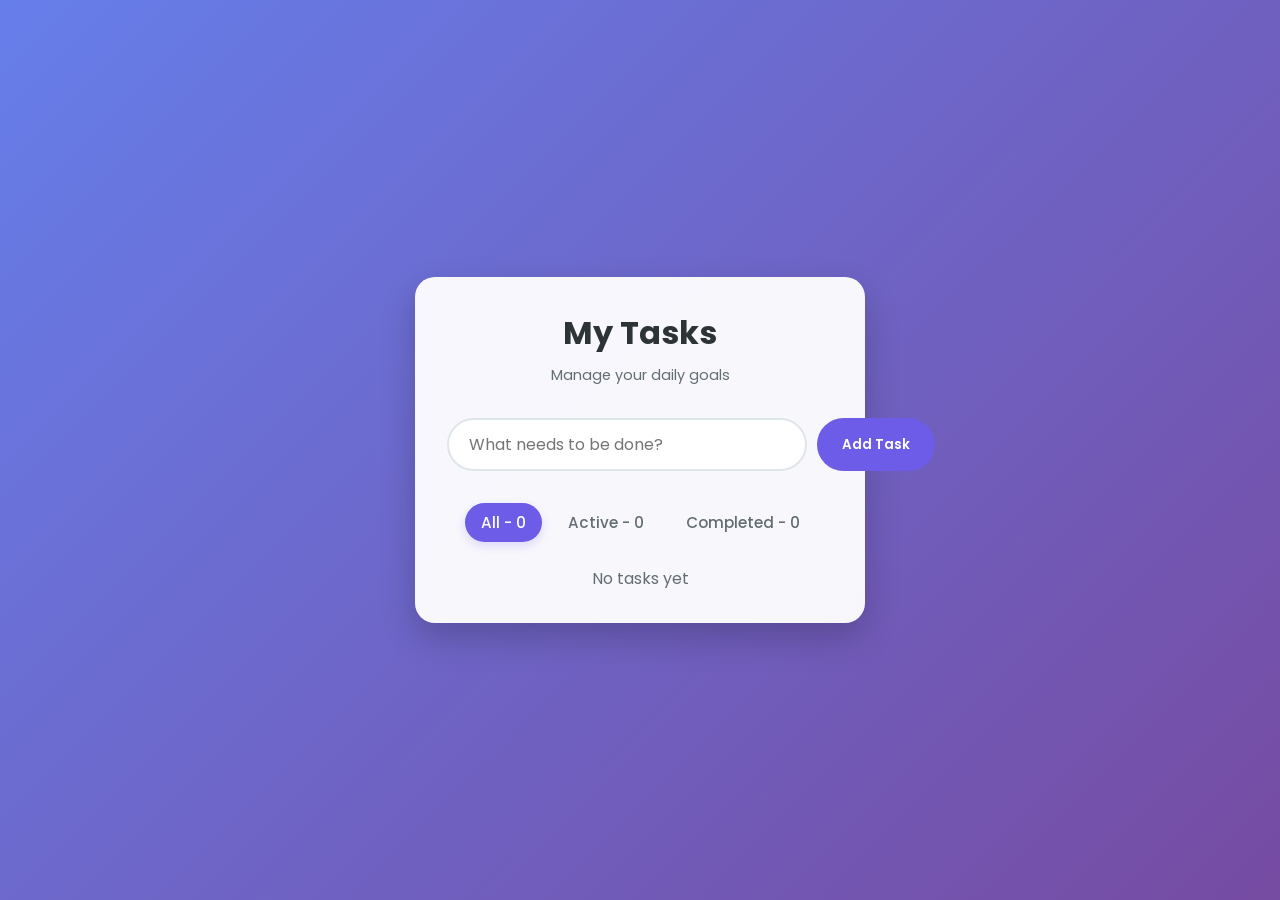
<file: Week_01/T_02 Creating a Todo using HTML,CSS & JS/index.html>
<!DOCTYPE html>
<html lang="en">

<head>
    <meta charset="UTF-8">
    <meta name="viewport" content="width=device-width, initial-scale=1.0">
    <title>To-Do List App</title>
    <link href="https://fonts.googleapis.com/css2?family=Poppins:wght@300;400;500;600&display=swap" rel="stylesheet">
    <link rel="stylesheet" href="styles.css">
</head>

<body>
    <div class="container">
        <header>
            <h1>My Tasks</h1>
            <p>Manage your daily goals</p>
        </header>

        <div class="input-group">
            <input type="text" id="todo-input" placeholder="What needs to be done?" autocomplete="off">
            <button id="add-btn">Add Task</button>
        </div>

        <div class="filter-tabs">
            <button class="filter-tab active" data-filter="all">All - <span id="all-count">0</span></button>
            <button class="filter-tab" data-filter="active">Active - <span id="active-count">0</span></button>
            <button class="filter-tab" data-filter="completed">Completed - <span id="completed-count">0</span></button>
        </div>

        <p id="no-tasks-msg">No tasks yet</p>
        <ul id="todo-list">
        </ul>
    </div>
    <script src="script.js"></script>
</body>

</html>
</file>
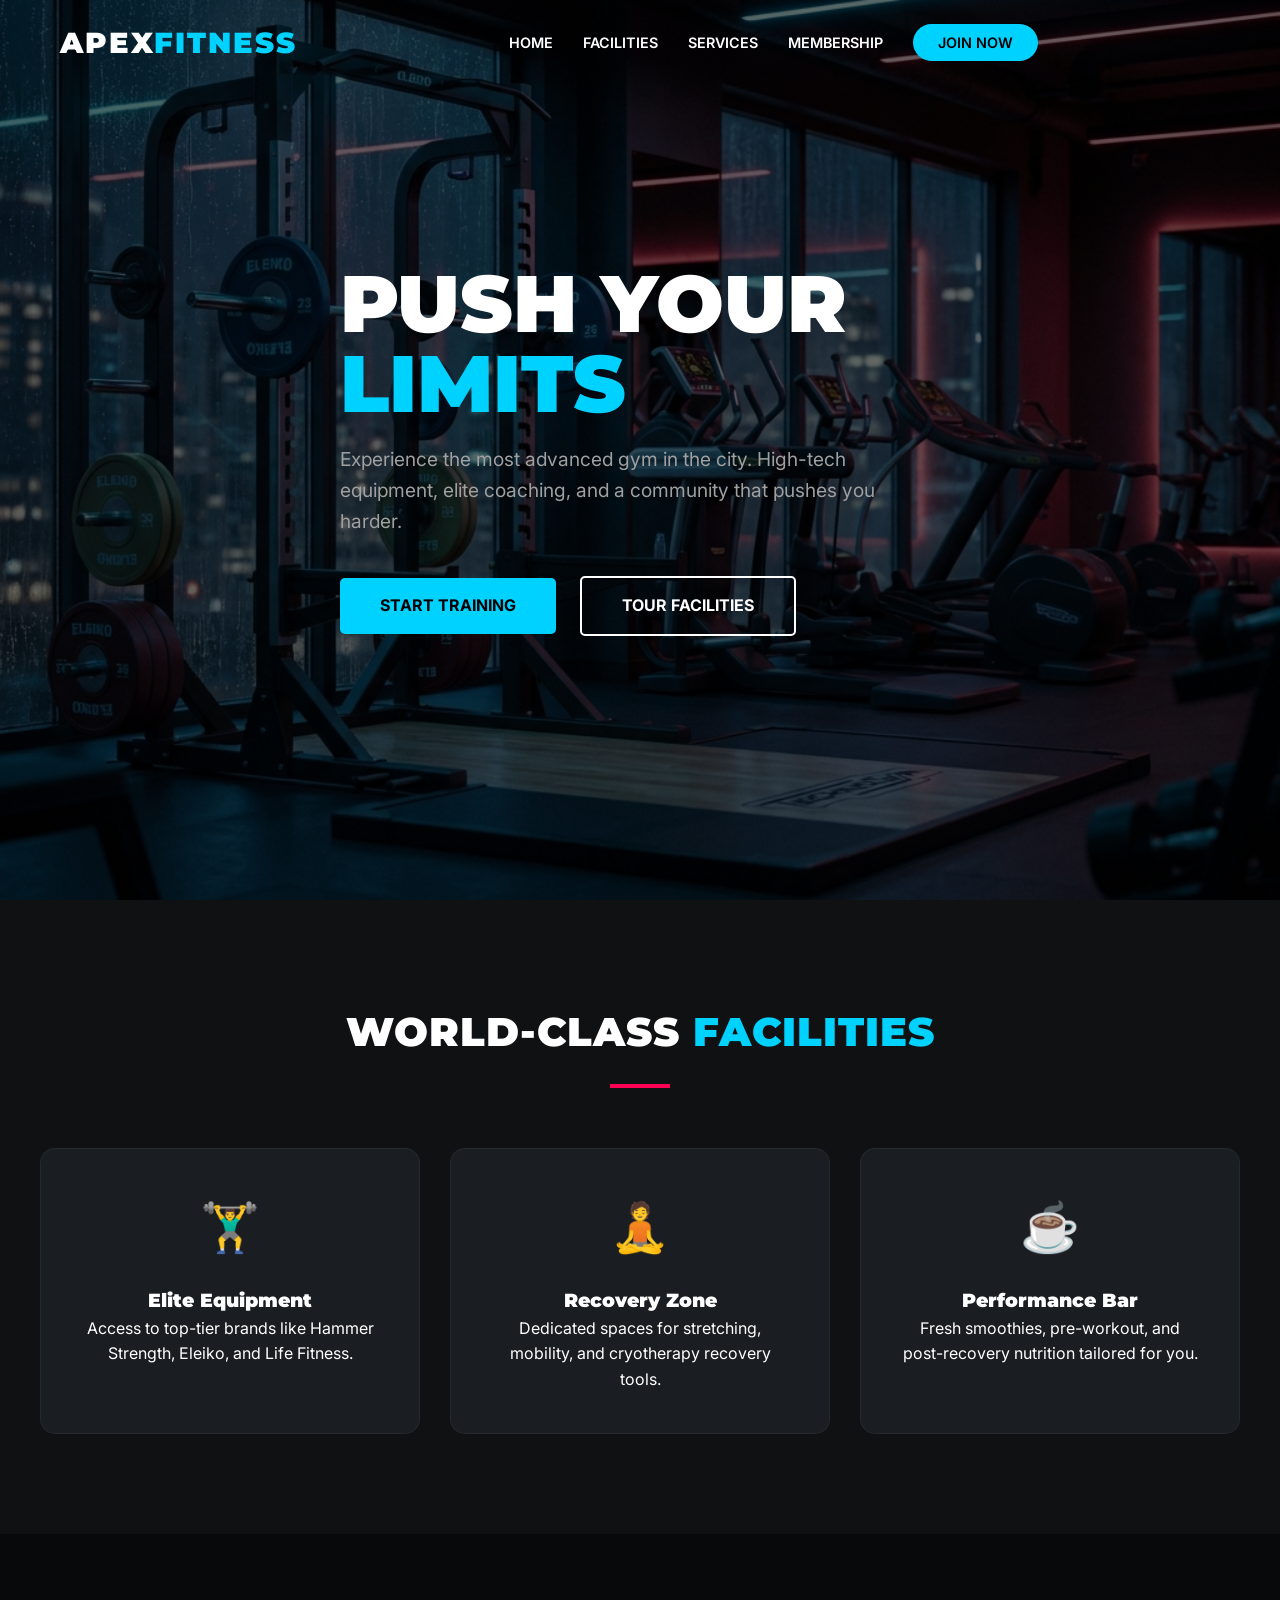
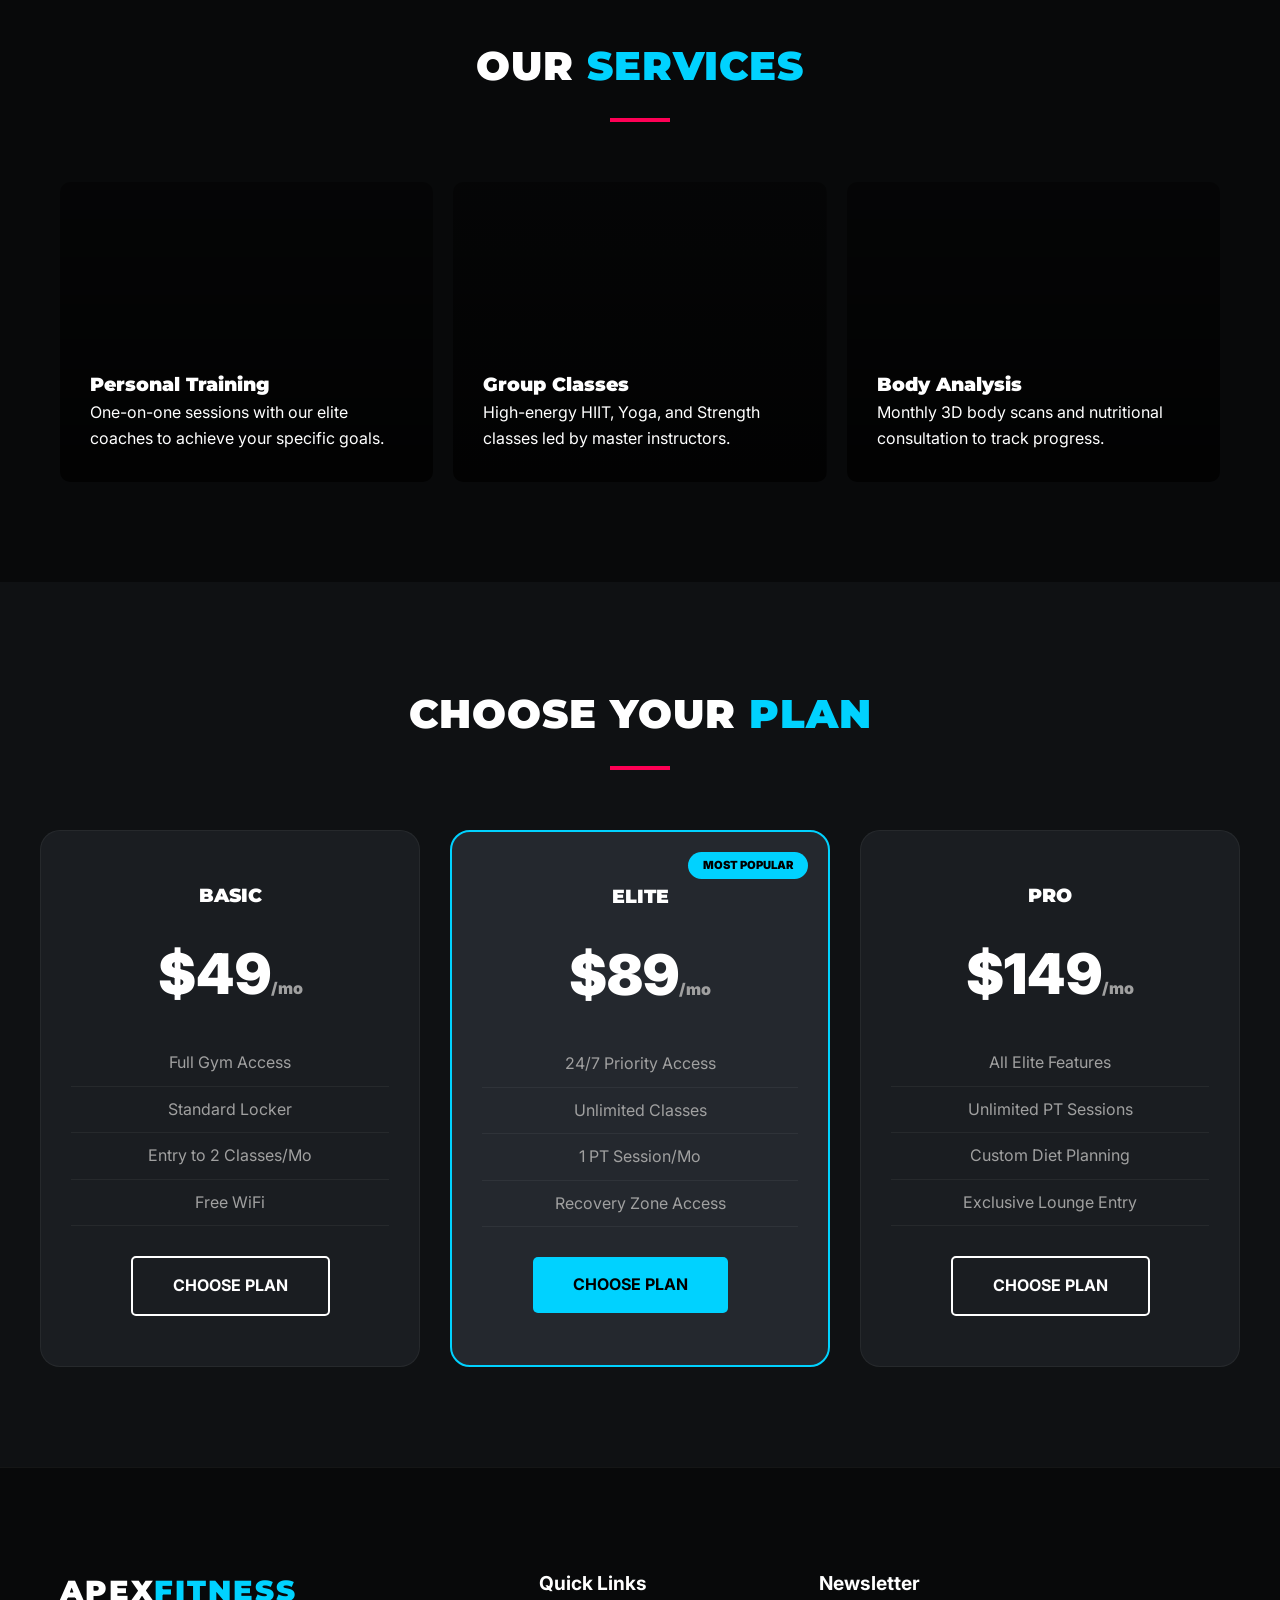
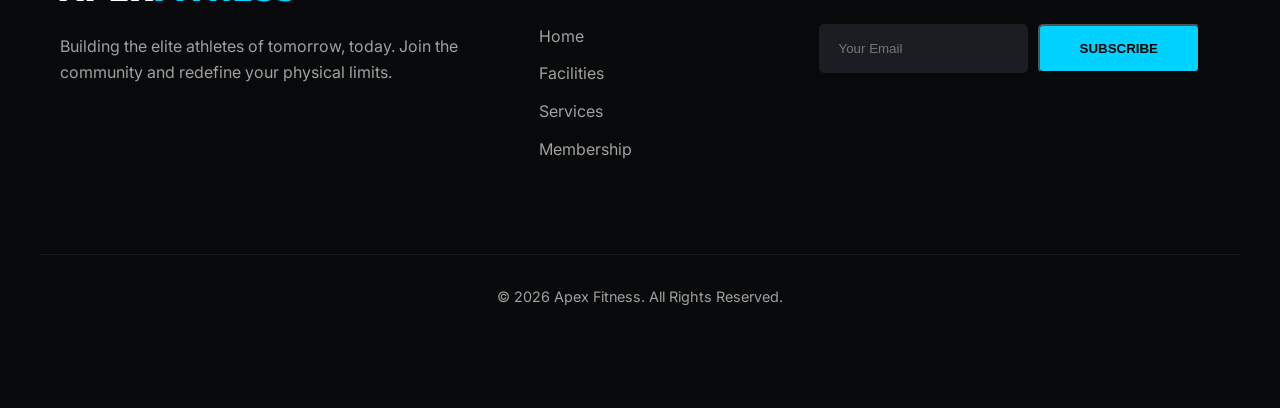
<file: Week_02/T_01 Creating a Single Page Gym  Website using HTML,CSS & JS/index.html>
<!DOCTYPE html>
<html lang="en">

<head>
    <meta charset="UTF-8">
    <meta name="viewport" content="width=device-width, initial-scale=1.0">
    <title>Apex Fitness | Transform Your Body</title>
    <meta name="description"
        content="Experience premium fitness at Apex Fitness. Modern equipment, expert trainers, and personalized programs.">
    <link rel="stylesheet" href="style.css">
    <link rel="preconnect" href="https://fonts.googleapis.com">
    <link rel="preconnect" href="https://fonts.gstatic.com" crossorigin>
    <link
        href="https://fonts.googleapis.com/css2?family=Montserrat:wght@400;700;900&family=Inter:wght@300;400;600&display=swap"
        rel="stylesheet">
    <link rel="stylesheet" href="https://cdnjs.cloudflare.com/ajax/libs/font-awesome/6.5.1/css/all.min.css">
</head>

<body>
    <header id="header">
        <nav class="container">
            <div class="logo">APEX<span>FITNESS</span></div>
            <ul class="nav-links">
                <li><a href="#hero">Home</a></li>
                <li><a href="#facilities">Facilities</a></li>
                <li><a href="#services">Services</a></li>
                <li><a href="#membership">Membership</a></li>
                <li><a href="#footer" class="btn-cta">Join Now</a></li>
            </ul>
            <div class="menu-toggle" id="mobile-menu">
                <span class="bar"></span>
                <span class="bar"></span>
                <span class="bar"></span>
            </div>
        </nav>
    </header>

    <main>
        <section id="hero" class="hero-section"
            style="background: linear-gradient(rgba(0,0,0,0.6), rgba(0,0,0,0.6)), url('hero-bg.png') no-repeat center center/cover;">
            <div class="hero-content container">
                <h1 class="reveal">PUSH YOUR <span>LIMITS</span></h1>
                <p class="reveal">Experience the most advanced gym in the city. High-tech equipment, elite coaching, and
                    a community that pushes you harder.</p>
                <div class="hero-btns reveal">
                    <a href="#membership" class="btn primary-btn">Start Training</a>
                    <a href="#facilities" class="btn secondary-btn">Tour Facilities</a>
                </div>
            </div>
        </section>

        <section id="facilities" class="section-padding container">
            <div class="section-header">
                <h2 class="reveal">WORLD-CLASS <span>FACILITIES</span></h2>
                <div class="line"></div>
            </div>
            <div class="features-grid">
                <div class="feature-card reveal">
                    <div class="icon-box">🏋️‍♂️</div>
                    <h3>Elite Equipment</h3>
                    <p>Access to top-tier brands like Hammer Strength, Eleiko, and Life Fitness.</p>
                </div>
                <div class="feature-card reveal">
                    <div class="icon-box">🧘</div>
                    <h3>Recovery Zone</h3>
                    <p>Dedicated spaces for stretching, mobility, and cryotherapy recovery tools.</p>
                </div>
                <div class="feature-card reveal">
                    <div class="icon-box">☕</div>
                    <h3>Performance Bar</h3>
                    <p>Fresh smoothies, pre-workout, and post-recovery nutrition tailored for you.</p>
                </div>
            </div>
        </section>

        <section id="services" class="dark-bg section-padding">
            <div class="container">
                <div class="section-header">
                    <h2 class="reveal">OUR <span>SERVICES</span></h2>
                    <div class="line"></div>
                </div>
                <div class="services-grid">
                    <div class="service-item reveal"
                        style="background-image: linear-gradient(rgba(0,0,0,0.4), rgba(0,0,0,0.8)), url('https://images.unsplash.com/photo-1571019614242-c5c5dee9f50b?auto=format&fit=crop&q=80')">
                        <div class="service-info">
                            <h3>Personal Training</h3>
                            <p>One-on-one sessions with our elite coaches to achieve your specific goals.</p>
                        </div>
                    </div>
                    <div class="service-item reveal"
                        style="background-image: linear-gradient(rgba(0,0,0,0.4), rgba(0,0,0,0.8)), url('https://images.unsplash.com/photo-1518611012118-29a8d63ee0c2?auto=format&fit=crop&q=80')">
                        <div class="service-info">
                            <h3>Group Classes</h3>
                            <p>High-energy HIIT, Yoga, and Strength classes led by master instructors.</p>
                        </div>
                    </div>
                    <div class="service-item reveal"
                        style="background-image: linear-gradient(rgba(0,0,0,0.4), rgba(0,0,0,0.8)), url('https://images.unsplash.com/photo-1544033527-b192daee1f5b?auto=format&fit=crop&q=80')">
                        <div class="service-info">
                            <h3>Body Analysis</h3>
                            <p>Monthly 3D body scans and nutritional consultation to track progress.</p>
                        </div>
                    </div>
                </div>
            </div>
        </section>

        <section id="membership" class="section-padding container">
            <div class="section-header">
                <h2 class="reveal">CHOOSE YOUR <span>PLAN</span></h2>
                <div class="line"></div>
            </div>
            <div class="pricing-grid">
                <div class="pricing-card reveal">
                    <h3>BASIC</h3>
                    <div class="price">$49<span>/mo</span></div>
                    <ul>
                        <li>Full Gym Access</li>
                        <li>Standard Locker</li>
                        <li>Entry to 2 Classes/Mo</li>
                        <li>Free WiFi</li>
                    </ul>
                    <a href="#" class="btn secondary-btn">Choose Plan</a>
                </div>
                <div class="pricing-card featured reveal">
                    <div class="badge">MOST POPULAR</div>
                    <h3>ELITE</h3>
                    <div class="price">$89<span>/mo</span></div>
                    <ul>
                        <li>24/7 Priority Access</li>
                        <li>Unlimited Classes</li>
                        <li>1 PT Session/Mo</li>
                        <li>Recovery Zone Access</li>
                    </ul>
                    <a href="#" class="btn primary-btn">Choose Plan</a>
                </div>
                <div class="pricing-card reveal">
                    <h3>PRO</h3>
                    <div class="price">$149<span>/mo</span></div>
                    <ul>
                        <li>All Elite Features</li>
                        <li>Unlimited PT Sessions</li>
                        <li>Custom Diet Planning</li>
                        <li>Exclusive Lounge Entry</li>
                    </ul>
                    <a href="#" class="btn secondary-btn">Choose Plan</a>
                </div>
            </div>
        </section>
    </main>

    <footer id="footer" class="section-padding">
        <div class="container footer-grid">
            <div class="footer-about">
                <div class="logo">APEX<span>FITNESS</span></div>
                <p>Building the elite athletes of tomorrow, today. Join the community and redefine your physical limits.
                </p>
            </div>
            <div class="footer-links">
                <h4>Quick Links</h4>
                <ul>
                    <li><a href="#hero">Home</a></li>
                    <li><a href="#facilities">Facilities</a></li>
                    <li><a href="#services">Services</a></li>
                    <li><a href="#membership">Membership</a></li>
                </ul>
            </div>
            <div class="footer-contact">
                <h4>Newsletter</h4>
                <div class="newsletter-form">
                    <input type="email" placeholder="Your Email">
                    <button class="btn primary-btn">Subscribe</button>
                </div>
            </div>
        </div>
        <div class="copyright container">
            <p>&copy; 2026 Apex Fitness. All Rights Reserved.</p>
        </div>
    </footer>

    <script src="script.js"></script>
</body>

</html>
</file>
<file: Week_01/T_02 Creating a Todo using HTML,CSS & JS/styles.css>
* {
    margin: 0;
    padding: 0;
    box-sizing: border-box;
    font-family: 'Poppins', sans-serif;
}

body {
    background: linear-gradient(135deg, #667eea 0%, #764ba2 100%);
    min-height: 100vh;
    display: flex;
    justify-content: center;
    align-items: center;
    padding: 20px;
}

.container {
    background: rgba(255, 255, 255, 0.95);
    width: 100%;
    max-width: 450px;
    padding: 2rem;
    border-radius: 20px;
    box-shadow: 0 15px 35px rgba(0, 0, 0, 0.2);
    backdrop-filter: blur(10px);
}

header {
    text-align: center;
    margin-bottom: 2rem;
}

header h1 {
    color: #2d3436;
    font-size: 2rem;
    margin-bottom: 0.5rem;
}

header p {
    color: #636e72;
    font-size: 0.9rem;
}

.input-group {
    display: flex;
    gap: 10px;
    margin-bottom: 2rem;
    position: relative;
}

#todo-input {
    flex: 1;
    padding: 12px 20px;
    border: 2px solid #dfe6e9;
    border-radius: 50px;
    font-size: 1rem;
    outline: none;
    transition: all 0.3s ease;
}

#todo-input:focus {
    border-color: #6c5ce7;
    box-shadow: 0 0 0 3px rgba(108, 92, 231, 0.1);
}

#add-btn {
    background: #6c5ce7;
    color: white;
    border: none;
    padding: 12px 25px;
    border-radius: 50px;
    font-weight: 600;
    cursor: pointer;
    transition: all 0.3s ease;
    white-space: nowrap;
}

#add-btn:hover {
    background: #5b4cc4;
    transform: translateY(-2px);
    box-shadow: 0 5px 15px rgba(108, 92, 231, 0.3);
}

.filter-tabs {
    display: flex;
    justify-content: center;
    gap: 10px;
    margin-bottom: 1.5rem;
}

.filter-tab {
    background: none;
    border: none;
    color: #636e72;
    font-size: 0.95rem;
    font-weight: 500;
    cursor: pointer;
    padding: 8px 16px;
    border-radius: 20px;
    transition: all 0.3s ease;
}

.filter-tab.active, .filter-tab:hover {
    background: #6c5ce7;
    color: white;
    box-shadow: 0 4px 10px rgba(108, 92, 231, 0.2);
}

#no-tasks-msg {
    text-align: center;
    color: #636e72;
    margin-top: 1rem;
    display: none;
}

#todo-list {
    list-style: none;
}

.todo-item {
    background: white;
    border-bottom: 1px solid #f1f2f6;
    padding: 15px 10px;
    display: flex;
    align-items: center;
    justify-content: space-between;
    transition: all 0.3s ease;
    animation: slideIn 0.3s ease forwards;
}

.todo-item:hover {
    background: #f8f9fa;
    transform: translateX(5px);
}

.task-text {
    flex: 1;
    color: #2d3436;
    font-size: 1rem;
    margin-right: 15px;
    word-break: break-word;
}

.completed .task-text {
    text-decoration: line-through;
    color: #b2bec3;
}

.check-btn, .delete-btn {
    background: none;
    border: none;
    cursor: pointer;
    font-size: 1.2rem;
    padding: 5px;
    border-radius: 50%;
    transition: all 0.2s ease;
    display: flex;
    align-items: center;
    justify-content: center;
    width: 35px;
    height: 35px;
}

.check-btn {
    color: #00b894;
    margin-right: 5px;
}

.check-btn:hover {
    background: rgba(0, 184, 148, 0.1);
    transform: scale(1.1);
}

.delete-btn {
    color: #ff7675;
}

.delete-btn:hover {
    background: rgba(255, 118, 117, 0.1);
    transform: scale(1.1);
}

@keyframes slideIn {
    from {
        opacity: 0;
        transform: translateY(10px);
    }
    to {
        opacity: 1;
        transform: translateY(0);
    }
}

/* Responsive */
@media (max-width: 480px) {
    .container {
        padding: 1.5rem;
    }
    
    header h1 {
        font-size: 1.5rem;
    }
    
    #add-btn {
        padding: 12px 15px;
    }
}
.task-index {
    margin-right: 10px;
    font-weight: bold;
    color: #888;
}

.completed .task-index {
    text-decoration: none; /* Index par line na aaye */
    opacity: 0.5;
}.todo-item.dragging {
    opacity: 0.5;
    background: #f0f0f0;
    border: 2px dashed #6c5ce7;
}

/* User ko pata chale ke ye cheez pakri ja sakti hai */
.todo-item {
    cursor: grab;
}

.todo-item:active {
    cursor: grabbing;
}/* Responsive Fixes */
@media (max-width: 480px) {
    .container {
        padding: 1.2rem;
        width: 95%; /* Mobile par side margins dene ke liye */
    }

    .input-group {
        flex-direction: column; /* Input aur Button ko upar neeche karne ke liye */
        gap: 15px;
    }

    #todo-input {
        width: 100%; /* Full width */
        border-radius: 12px; /* Mobile par zyada round achay nahi lagte */
    }

    #add-btn {
        width: 100%; /* Button ko full width kar dein taake dabane mein asani ho */
        border-radius: 12px;
        padding: 14px;
    }

    .filter-tabs {
        flex-wrap: wrap; /* Agar tabs zyada hon to neeche wali line mein aa jayein */
        gap: 8px;
    }

    .filter-tab {
        font-size: 0.85rem;
        padding: 6px 12px;
        flex: 1; /* Tabs ko barabar jagah dene ke liye */
        text-align: center;
    }
}/* Mobile Touch Optimization */
.todo-item {
    touch-action: none; /* Browser ka default drag/zoom rokne ke liye */
    user-select: none;  /* Text select hone se rokne ke liye */
}

.todo-item.dragging {
    background: #6c5ce7;
    color: white;
    opacity: 0.9;
    transform: scale(1.02);
    box-shadow: 0 10px 20px rgba(0,0,0,0.2);
    z-index: 1000;
}
</file>
<file: Week_02/T_01 Creating a Single Page Gym  Website using HTML,CSS & JS/style.css>
:root {
    --primary-color: #00d2ff;
    --accent-color: #ff0055;
    --bg-dark: #0f1113;
    --bg-card: #1a1d21;
    --text-light: #ffffff;
    --text-dim: #a0a0a0;
    --transition: all 0.3s cubic-bezier(0.4, 0, 0.2, 1);
}

* {
    margin: 0;
    padding: 0;
    box-sizing: border-box;
}

html {
    scroll-behavior: smooth;
}

body {
    font-family: 'Inter', sans-serif;
    background-color: var(--bg-dark);
    color: var(--text-light);
    line-height: 1.6;
    overflow-x: hidden;
}

h1,
h2,
h3,
.logo {
    font-family: 'Montserrat', sans-serif;
    font-weight: 900;
}

.container {
    max-width: 1200px;
    margin: 0 auto;
    padding: 0 20px;
}

.section-padding {
    padding: 100px 0;
}

.dark-bg {
    background-color: #08090a;
}

/* Header & Nav */
header {
    position: fixed;
    top: 0;
    width: 100%;
    z-index: 1000;
    padding: 20px 0;
    transition: var(--transition);
}

header.scrolled {
    background: rgba(15, 17, 19, 0.95);
    backdrop-filter: blur(10px);
    padding: 15px 0;
    box-shadow: 0 5px 20px rgba(0, 0, 0, 0.3);
}

nav {
    display: flex;
    justify-content: space-between;
    align-items: center;
}

.logo {
    font-size: 1.8rem;
    letter-spacing: 2px;
}

.logo span {
    color: var(--primary-color);
}

.nav-links {
    display: flex;
    list-style: none;
    align-items: center;
}

.nav-links li {
    margin-left: 30px;
}

.nav-links a {
    text-decoration: none;
    color: var(--text-light);
    font-weight: 600;
    font-size: 0.9rem;
    text-transform: uppercase;
    transition: var(--transition);
}

.nav-links a:hover {
    color: var(--primary-color);
}

.btn-cta {
    background: var(--primary-color);
    padding: 10px 25px;
    border-radius: 50px;
    color: #000 !important;
}

.btn-cta:hover {
    background: #fff !important;
    transform: translateY(-3px);
}

/* Hero Section */
.hero-section {
    height: 100vh;
    display: flex;
    align-items: center;
    position: relative;
}

.hero-content h1 {
    font-size: 5rem;
    line-height: 1;
    margin-bottom: 20px;
}

.hero-content h1 span {
    color: var(--primary-color);
    display: block;
}

.hero-content p {
    font-size: 1.2rem;
    max-width: 600px;
    color: var(--text-dim);
    margin-bottom: 40px;
}

.btn {
    display: inline-block;
    padding: 15px 40px;
    text-decoration: none;
    font-weight: 700;
    text-transform: uppercase;
    border-radius: 5px;
    transition: var(--transition);
    cursor: pointer;
}

.primary-btn {
    background: var(--primary-color);
    color: #000;
    margin-right: 20px;
}

.primary-btn:hover {
    transform: scale(1.05);
    box-shadow: 0 10px 30px rgba(0, 210, 255, 0.4);
}

.secondary-btn {
    border: 2px solid var(--text-light);
    color: var(--text-light);
}

.secondary-btn:hover {
    background: var(--text-light);
    color: #000;
}

/* Sections */
.section-header {
    text-align: center;
    margin-bottom: 60px;
}

.section-header h2 {
    font-size: 2.5rem;
    letter-spacing: 1px;
}

.section-header h2 span {
    color: var(--primary-color);
}

.line {
    width: 60px;
    height: 4px;
    background: var(--accent-color);
    margin: 20px auto 0;
}

/* Features/Facilities */
.features-grid {
    display: grid;
    grid-template-columns: repeat(auto-fit, minmax(300px, 1fr));
    gap: 30px;
}

.feature-card {
    background: var(--bg-card);
    padding: 40px;
    border-radius: 15px;
    text-align: center;
    border: 1px solid rgba(255, 255, 255, 0.05);
    transition: var(--transition);
}

.feature-card:hover {
    transform: translateY(-10px);
    background: #24282e;
    border-color: var(--primary-color);
}

.icon-box {
    font-size: 3rem;
    margin-bottom: 20px;
}

/* Services */
.services-grid {
    display: grid;
    grid-template-columns: repeat(auto-fit, minmax(350px, 1fr));
    gap: 20px;
}

.service-item {
    height: 300px;
    background-size: cover;
    background-position: center;
    display: flex;
    align-items: flex-end;
    padding: 30px;
    border-radius: 10px;
    transition: var(--transition);
}

.service-item:hover {
    background-position: top;
}

/* Pricing/Membership */
.pricing-grid {
    display: grid;
    grid-template-columns: repeat(auto-fit, minmax(300px, 1fr));
    gap: 30px;
}

.pricing-card {
    background: var(--bg-card);
    padding: 50px 30px;
    border-radius: 20px;
    text-align: center;
    position: relative;
    border: 1px solid rgba(255, 255, 255, 0.05);
}

.pricing-card.featured {
    border: 2px solid var(--primary-color);
    transform: scale(1.05);
    background: #24282e;
}

.badge {
    position: absolute;
    top: 20px;
    right: 20px;
    background: var(--primary-color);
    color: #000;
    padding: 5px 15px;
    border-radius: 50px;
    font-size: 0.7rem;
    font-weight: 900;
}

.price {
    font-size: 3.5rem;
    font-weight: 900;
    margin: 20px 0;
}

.price span {
    font-size: 1rem;
    color: var(--text-dim);
}

.pricing-card ul {
    list-style: none;
    margin-bottom: 30px;
    color: var(--text-dim);
}

.pricing-card li {
    padding: 10px 0;
    border-bottom: 1px solid rgba(255, 255, 255, 0.05);
}

/* Footer */
footer {
    background: #08090a;
    border-top: 1px solid rgba(255, 255, 255, 0.05);
}

.footer-grid {
    display: grid;
    grid-template-columns: 2fr 1fr 1.5fr;
    gap: 80px;
}

.footer-about p {
    color: var(--text-dim);
    margin-top: 20px;
}

.footer-links h4,
.footer-contact h4 {
    margin-bottom: 25px;
    font-size: 1.2rem;
}

.footer-links ul {
    list-style: none;
}

.footer-links li {
    margin-bottom: 12px;
}

.footer-links a {
    text-decoration: none;
    color: var(--text-dim);
    transition: var(--transition);
}

.footer-links a:hover {
    color: var(--primary-color);
}

.newsletter-form {
    display: flex;
    gap: 10px;
}

.newsletter-form input {
    flex: 1;
    padding: 12px 20px;
    border-radius: 5px;
    border: none;
    background: #1a1d21;
    color: #fff;
}

.copyright {
    margin-top: 80px;
    padding-top: 30px;
    border-top: 1px solid rgba(255, 255, 255, 0.05);
    text-align: center;
    color: var(--text-dim);
    font-size: 0.9rem;
}

/* Animations Scroll Reveal */
.reveal {
    opacity: 0;
    transform: translateY(30px);
    transition: all 0.8s ease-out;
}

.reveal.active {
    opacity: 1;
    transform: translateY(0);
}

/* Responsive */
@media (max-width: 900px) {
    .footer-grid {
        grid-template-columns: 1fr;
        gap: 40px;
    }

    .hero-content h1 {
        font-size: 3.5rem;
    }

    .nav-links {
        position: fixed;
        left: -100%;
        top: 0;
        flex-direction: column;
        background: var(--bg-dark);
        width: 100%;
        height: 100vh;
        justify-content: center;
        transition: 0.3s;
        text-align: center;
        z-index: 999;
    }

    .nav-links.active {
        left: 0;
    }

    .nav-links li {
        margin: 25px 0;
    }

    .menu-toggle {
        display: block;
        cursor: pointer;
        z-index: 1001;
    }

    .menu-toggle .bar {
        display: block;
        width: 25px;
        height: 3px;
        margin: 5px auto;
        transition: all 0.3s ease-in-out;
        background: white;
    }

    .menu-toggle.active .bar:nth-child(2) {
        opacity: 0;
        transform: translateX(-20px);
    }

    .menu-toggle.active .bar:nth-child(1) {
        transform: translateY(8px) rotate(45deg);
    }

    .menu-toggle.active .bar:nth-child(3) {
        transform: translateY(-8px) rotate(-45deg);
    }
}
</file>
